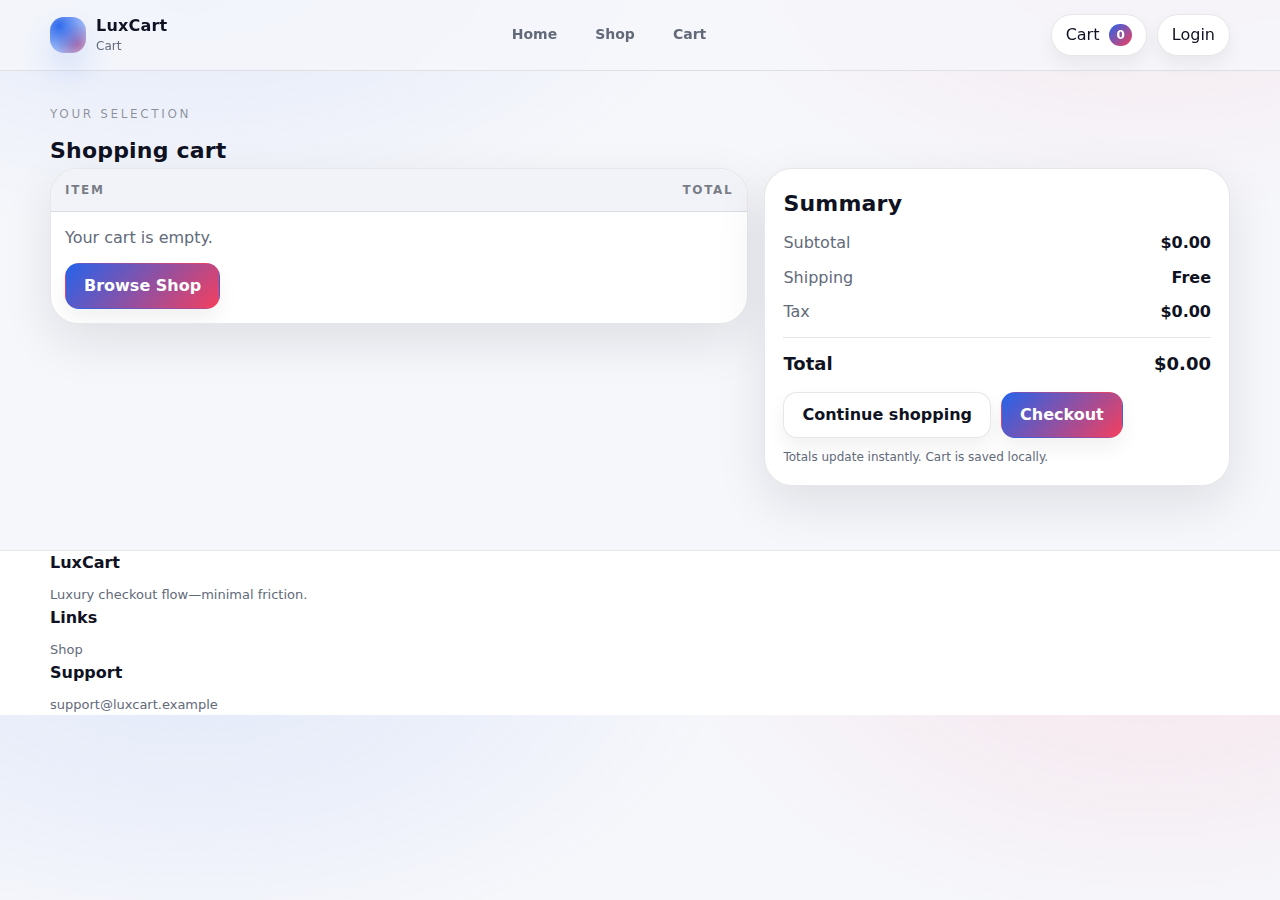
<file: cart.html>
<!doctype html>
<html lang="en">
<head>
  <meta charset="utf-8" />
  <meta name="viewport" content="width=device-width,initial-scale=1" />
  <title>LuxCart — Cart</title>
  <link rel="stylesheet" href="styles.css" />
</head>
<body>
  <!-- NAV -->
  <header class="topbar">
  <div class="container topbar-inner">
    <a class="brand" href="index.html">
      <div class="brand-mark" aria-hidden="true"></div>
      <div>
        <div class="brand-name">LuxCart</div>
        <span class="brand-sub">Cart</span>
      </div>
    </a>

    <nav class="navlinks" aria-label="Primary">
      <a href="index.html">Home</a>
      <a href="shop.html">Shop</a>
      <a href="cart.html">Cart</a>
    </nav>

    <div class="actions">
      <a class="iconbtn" href="cart.html">
        Cart <span class="badge" id="cartBadge">0</span>
      </a>
      <button class="iconbtn" type="button" onclick="alert('Demo login screen.')">
        Login
      </button>
    </div>
  </div>
</header>


  <main class="container section">
    <div class="kicker reveal">Your selection</div>
    <h2 class="reveal">Shopping cart</h2>

    <section class="split">
      <div class="table reveal">
        <div class="table-head">
          <span>Item</span>
          <span>Total</span>
        </div>
        <div id="cartList"></div>
      </div>

      <aside class="panel summary reveal">
        <h2 style="margin:0 0 8px">Summary</h2>
        <div class="line"><span>Subtotal</span> <strong id="sumSubtotal">$0.00</strong></div>
        <div class="line"><span>Shipping</span> <strong id="sumShipping">$0.00</strong></div>
        <div class="line"><span>Tax</span> <strong id="sumTax">$0.00</strong></div>
        <div class="total"><span>Total</span> <strong id="sumTotal">$0.00</strong></div>

        <div style="display:flex; gap:10px; flex-wrap:wrap; margin-top:14px">
          <a class="btn" href="shop.html">Continue shopping</a>
          <a class="btn primary" href="checkout.html">Checkout</a>
        </div>

        <p class="notice">Totals update instantly. Cart is saved locally.</p>
      </aside>
    </section>
  </main>

  <footer class="footer">
    <div class="container footer-grid">
      <div>
        <strong>LuxCart</strong>
        <p>Luxury checkout flow—minimal friction.</p>
      </div>
      <div>
        <strong>Links</strong>
        <p><a href="shop.html">Shop</a></p>
      </div>
      <div>
        <strong>Support</strong>
        <p class="small">support@luxcart.example</p>
      </div>
    </div>
  </footer>

  <script src="app.js"></script>
</body>
</html>
</file>
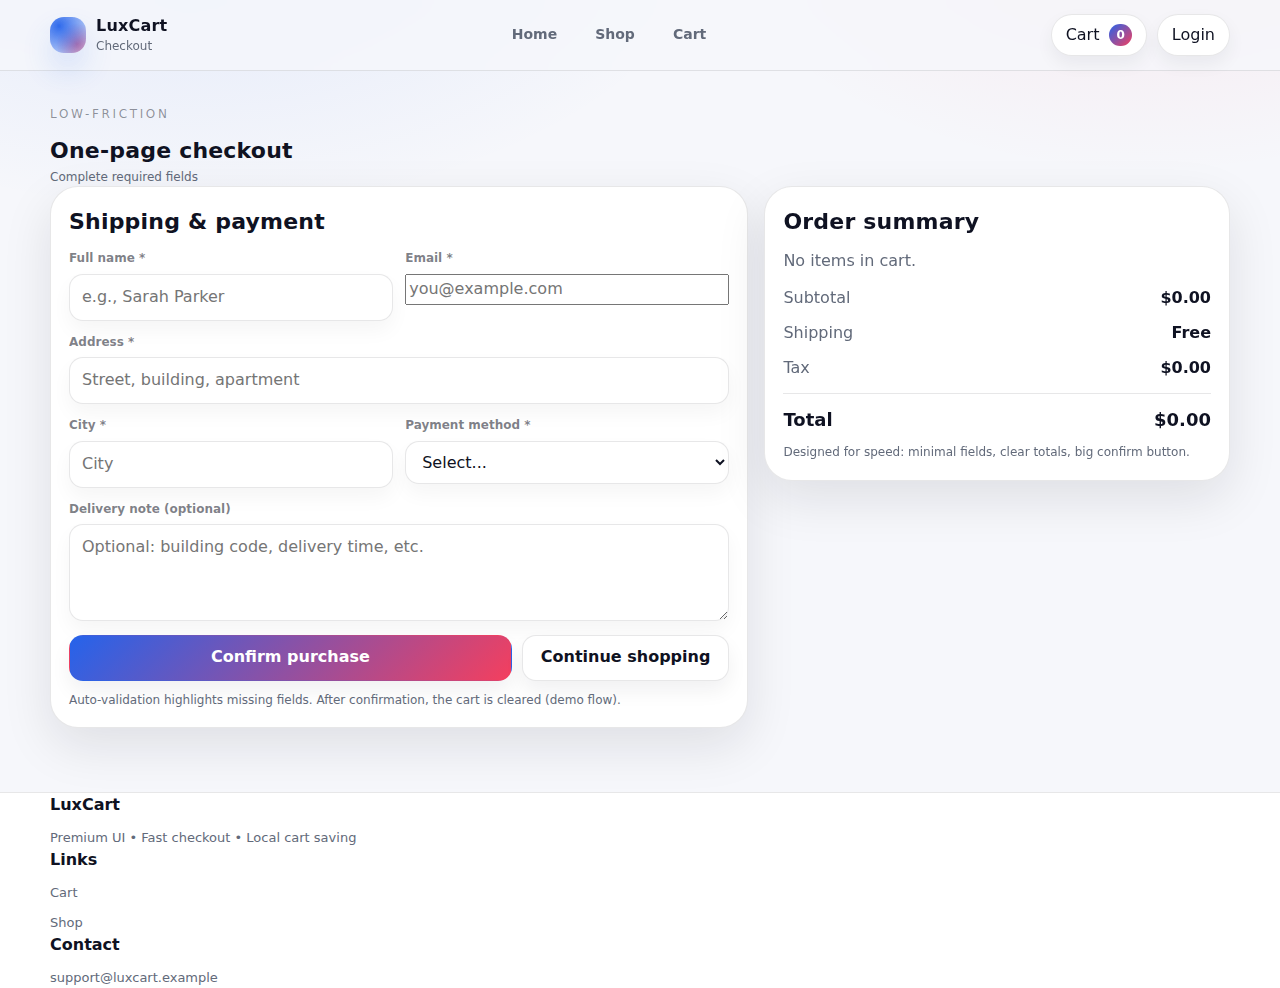
<file: checkout.html>
<!doctype html>
<html lang="en">
<head>
  <meta charset="utf-8" />
  <meta name="viewport" content="width=device-width,initial-scale=1" />
  <title>LuxCart — Checkout</title>
  <link rel="stylesheet" href="styles.css" />
</head>
<body>
  <!-- NAV -->
  <header class="topbar">
  <div class="container topbar-inner">
    <a class="brand" href="index.html">
      <div class="brand-mark" aria-hidden="true"></div>
      <div>
        <div class="brand-name">LuxCart</div>
        <span class="brand-sub">Checkout</span>
      </div>
    </a>

    <nav class="navlinks" aria-label="Primary">
      <a href="index.html">Home</a>
      <a href="shop.html">Shop</a>
      <a href="cart.html">Cart</a>
    </nav>

    <div class="actions">
      <a class="iconbtn" href="cart.html">
        Cart <span class="badge" id="cartBadge">0</span>
      </a>
      <button class="iconbtn" type="button" onclick="alert('Demo login screen.')">
        Login
      </button>
    </div>
  </div>
</header>


  <main class="container section">
    <div class="kicker reveal">Low-friction</div>
    <h2 class="reveal">One-page checkout</h2>

    <div class="progress reveal" aria-label="Checkout progress">
      <div class="step"><i id="progressFill"></i></div>
      <div class="small mono" style="white-space:nowrap">Complete required fields</div>
    </div>

    <section class="split">
      <!-- Form -->
      <form class="panel reveal" id="checkoutForm">
        <h2 style="margin:0 0 10px">Shipping & payment</h2>

        <div class="grid" style="grid-template-columns: 1fr 1fr; gap:12px">
          <div class="field">
            <label for="name">Full name *</label>
            <input id="name" name="name" data-required="true" type="text" placeholder="e.g., Sarah Parker" autocomplete="name" />
          </div>

          <div class="field">
            <label for="email">Email *</label>
            <input id="email" name="email" data-required="true" type="email" placeholder="you@example.com" autocomplete="email" />
          </div>

          <div class="field" style="grid-column: 1 / -1">
            <label for="address">Address *</label>
            <input id="address" name="address" data-required="true" type="text" placeholder="Street, building, apartment" autocomplete="street-address" />
          </div>

          <div class="field">
            <label for="city">City *</label>
            <input id="city" name="city" data-required="true" type="text" placeholder="City" autocomplete="address-level2" />
          </div>

          <div class="field">
            <label for="payment">Payment method *</label>
            <select id="payment" name="payment" data-required="true">
              <option value="">Select...</option>
              <option>Card (Visa / MasterCard)</option>
              <option>Cash on delivery</option>
              <option>Bank transfer</option>
            </select>
          </div>

          <div class="field" style="grid-column: 1 / -1">
            <label for="note">Delivery note (optional)</label>
            <textarea id="note" rows="3" placeholder="Optional: building code, delivery time, etc."></textarea>
          </div>
        </div>

        <div style="margin-top:14px; display:flex; gap:10px; flex-wrap:wrap">
          <button class="btn primary" type="submit" style="flex:1; min-width:220px">Confirm purchase</button>
          <a class="btn" href="shop.html">Continue shopping</a>
        </div>

        <p class="notice">
          Auto-validation highlights missing fields. After confirmation, the cart is cleared (demo flow).
        </p>
      </form>

      <!-- Summary -->
      <aside class="panel summary reveal">
        <h2 style="margin:0 0 10px">Order summary</h2>

        <div id="coItems" style="display:flex; flex-direction:column; gap:8px"></div>

        <div style="margin-top:12px">
          <div class="line"><span>Subtotal</span> <strong id="coSubtotal">$0.00</strong></div>
          <div class="line"><span>Shipping</span> <strong id="coShipping">$0.00</strong></div>
          <div class="line"><span>Tax</span> <strong id="coTax">$0.00</strong></div>
          <div class="total"><span>Total</span> <strong id="coTotal">$0.00</strong></div>
        </div>

        <p class="notice">Designed for speed: minimal fields, clear totals, big confirm button.</p>
      </aside>
    </section>
  </main>

  <footer class="footer">
    <div class="container footer-grid">
      <div>
        <strong>LuxCart</strong>
        <p>Premium UI • Fast checkout • Local cart saving</p>
      </div>
      <div>
        <strong>Links</strong>
        <p><a href="cart.html">Cart</a></p>
        <p><a href="shop.html">Shop</a></p>
      </div>
      <div>
        <strong>Contact</strong>
        <p class="small">support@luxcart.example</p>
      </div>
    </div>
  </footer>

  <script src="app.js"></script>
</body>
</html>
</file>
<file: styles.css>
/* ==============================
   LuxCart V2 — Inspired by refs
   Light + premium + product-first
   No frameworks, responsive
   ============================== */

:root{
  --bg: #f6f7fb;
  --panel: #ffffff;
  --panel2: #f1f3f9;
  --text: #0f1222;
  --muted: #626a7a;
  --stroke: rgba(15,18,34,.10);
  --shadow: 0 18px 50px rgba(15,18,34,.10);
  --shadow2: 0 10px 28px rgba(15,18,34,.08);
  --radius: 18px;
  --radius2: 28px;
  --container: 1180px;

  /* Accent inspired by modern ecommerce (blue/coral/gold) */
  --accent: #2563eb;
  --accent2: #f43f5e;
  --gold: #d8b45c;
  --good: #10b981;

  --ease: cubic-bezier(.2,.85,.2,1);
}

*{box-sizing:border-box}
html{scroll-behavior:smooth}
body{
  margin:0;
  font-family: ui-sans-serif, system-ui, -apple-system, Segoe UI, Roboto, Arial;
  background:
    radial-gradient(900px 520px at 15% -10%, rgba(37,99,235,.10), transparent 60%),
    radial-gradient(780px 520px at 90% -15%, rgba(244,63,94,.10), transparent 62%),
    linear-gradient(#f6f7fb, #f6f7fb);
  color: var(--text);
  line-height:1.55;
}

img{max-width:100%; display:block}
a{color:inherit; text-decoration:none}
button,input,select,textarea{font:inherit}
.container{width:min(var(--container), calc(100% - 40px)); margin-inline:auto}

/* ===== Topbar ===== */
.topbar{
  position:sticky;
  top:0;
  z-index:50;
  background: rgba(246,247,251,.75);
  backdrop-filter: blur(16px);
  border-bottom:1px solid var(--stroke);
}
.topbar-inner{
  display:grid;
  grid-template-columns: auto 1fr auto;
  align-items:center;
  gap:16px;
  padding:14px 0;
}

.brand{
  display:flex; align-items:center; gap:10px;
}
.brand-mark{
  width:36px; height:36px; border-radius:14px;
  background:
    radial-gradient(circle at 25% 25%, rgba(37,99,235,.95), rgba(37,99,235,.15)),
    radial-gradient(circle at 75% 75%, rgba(244,63,94,.70), transparent 55%);
  box-shadow: 0 16px 30px rgba(37,99,235,.16);
}
.brand-name{
  font-weight:800;
  letter-spacing:.2px;
}
.brand-sub{
  display:block;
  font-size:12px;
  color: var(--muted);
  margin-top:-2px;
}

.navlinks{
  display:flex;
  justify-content:center;
  gap:18px;
}
.navlinks a{
  color: var(--muted);
  font-weight:600;
  font-size:14px;
  padding:10px 12px;
  border-radius: 999px;
  transition: background .2s var(--ease), color .2s var(--ease), transform .2s var(--ease);
}
.navlinks a:hover{
  background: rgba(15,18,34,.06);
  color: var(--text);
  transform: translateY(-1px);
}

.actions{
  display:flex; align-items:center; gap:10px;
}
.iconbtn{
  height:42px;
  padding:0 14px;
  border-radius: 999px;
  border:1px solid var(--stroke);
  background: var(--panel);
  box-shadow: 0 8px 18px rgba(15,18,34,.06);
  cursor:pointer;
  display:inline-flex;
  align-items:center;
  gap:10px;
  transition: transform .2s var(--ease), box-shadow .2s var(--ease);
}
.iconbtn:hover{
  transform: translateY(-2px);
  box-shadow: 0 14px 26px rgba(15,18,34,.10);
}
.badge{
  min-width:22px; height:22px;
  padding:0 7px;
  border-radius:999px;
  background: linear-gradient(135deg, var(--accent), var(--accent2));
  color:#fff;
  display:inline-flex;
  align-items:center;
  justify-content:center;
  font-size:12px;
  font-weight:800;
}

/* ===== Sections ===== */
.section{padding:34px 0}
.kicker{
  font-size:12px;
  letter-spacing:.22em;
  text-transform:uppercase;
  color: rgba(15,18,34,.45);
  margin-bottom:10px;
}
h1,h2,h3{margin:0}
h2{font-size:22px; letter-spacing:.2px}
p{margin:0}

/* ===== Hero (inspired by your refs) ===== */
.hero{
  padding:34px 0 18px;
}
.hero-wrap{
  background: var(--panel);
  border:1px solid var(--stroke);
  border-radius: var(--radius2);
  box-shadow: var(--shadow);
  overflow:hidden;
  display:grid;
  grid-template-columns: 1.1fr .9fr;
  align-items:stretch;
  min-height: 420px;
}
.hero-left{
  padding:34px;
  display:flex;
  flex-direction:column;
  justify-content:center;
  gap:16px;
}
.hero-title{
  font-size: clamp(38px, 4vw, 58px);
  line-height:1.06;
}
.hero-title span{
  background: linear-gradient(90deg, var(--accent), var(--accent2));
  -webkit-background-clip:text;
  background-clip:text;
  color:transparent;
}
.hero-sub{
  color: var(--muted);
  max-width: 60ch;
}
.hero-cta{
  display:flex; gap:12px; flex-wrap:wrap;
}
.btn{
  height:46px;
  padding:0 18px;
  border-radius: 14px;
  border:1px solid var(--stroke);
  background: var(--panel);
  cursor:pointer;
  font-weight:700;
  display:inline-flex;
  align-items:center;
  justify-content:center;
  gap:10px;
  transition: transform .2s var(--ease), box-shadow .2s var(--ease);
  box-shadow: 0 10px 20px rgba(15,18,34,.06);
}
.btn:hover{transform: translateY(-2px); box-shadow: 0 16px 28px rgba(15,18,34,.10)}
.btn.primary{
  border-color: transparent;
  background: linear-gradient(135deg, var(--accent), var(--accent2));
  color:#fff;
}
.pills{
  display:flex; gap:10px; flex-wrap:wrap;
}
.pill{
  font-size:13px;
  color: rgba(15,18,34,.70);
  background: rgba(15,18,34,.05);
  border:1px solid rgba(15,18,34,.08);
  padding:10px 12px;
  border-radius: 999px;
}

.hero-right{
  position:relative;
  background:
    radial-gradient(450px 250px at 40% 30%, rgba(37,99,235,.14), transparent 60%),
    radial-gradient(480px 260px at 80% 65%, rgba(244,63,94,.14), transparent 62%),
    linear-gradient(#fafbff, #f3f5fc);
  display:flex;
  align-items:center;
  justify-content:center;
  padding:22px;
  border-left: 1px solid rgba(15,18,34,.06);
}
.hero-product{
  width:min(420px, 100%);
  aspect-ratio: 4/3;
  border-radius: 26px;
  box-shadow: 0 30px 70px rgba(15,18,34,.16);
  object-fit: cover;
  transform: translateY(6px);
  transition: transform .5s var(--ease);
}
.hero-wrap:hover .hero-product{transform: translateY(-2px)}

/* floating price bubble like your refs */
.price-bubble{
  position:absolute;
  top:22px;
  right:26px;
  background: rgba(255,255,255,.85);
  border:1px solid rgba(15,18,34,.10);
  border-radius:999px;
  padding:10px 12px;
  font-weight:900;
  box-shadow: 0 12px 24px rgba(15,18,34,.10);
}
.mini-card{
  position:absolute;
  bottom:22px;
  left:22px;
  background: rgba(255,255,255,.85);
  border:1px solid rgba(15,18,34,.10);
  border-radius: 18px;
  padding:12px 14px;
  box-shadow: 0 14px 26px rgba(15,18,34,.10);
  max-width: 260px;
}
.mini-card b{display:block}
.mini-card span{color: var(--muted); font-size:13px}

/* ===== Category tiles row ===== */
.cat-row{
  display:grid;
  grid-template-columns: repeat(6, 1fr);
  gap:12px;
}
.cat-tile{
  background: var(--panel);
  border:1px solid var(--stroke);
  border-radius: 18px;
  padding:14px;
  box-shadow: var(--shadow2);
  transition: transform .2s var(--ease), box-shadow .2s var(--ease);
  cursor:pointer;
}
.cat-tile:hover{
  transform: translateY(-3px);
  box-shadow: 0 20px 40px rgba(15,18,34,.10);
}
.cat-icon{
  width:44px; height:44px; border-radius: 16px;
  display:flex; align-items:center; justify-content:center;
  font-weight:900;
  color:#fff;
  background: linear-gradient(135deg, var(--accent), var(--accent2));
  margin-bottom:10px;
}
.cat-tile small{color: var(--muted)}
.cat-tile b{display:block}

/* ===== Promo banners (like your examples) ===== */
.promo-grid{
  display:grid;
  grid-template-columns: 1.1fr .9fr;
  gap:14px;
}
.promo{
  border-radius: var(--radius2);
  border:1px solid var(--stroke);
  background: var(--panel);
  box-shadow: var(--shadow);
  overflow:hidden;
  display:grid;
  grid-template-columns: 1fr .9fr;
  align-items:center;
  min-height: 220px;
}
.promo .content{padding:22px}
.promo .content h3{font-size:22px}
.promo .content p{color: var(--muted); margin-top:6px}
.promo .media{
  height:100%;
  background: linear-gradient(135deg, rgba(37,99,235,.16), rgba(244,63,94,.14));
  display:flex; align-items:center; justify-content:center;
  padding:16px;
}
.promo .media img{
  width:100%;
  max-height: 220px;
  object-fit: cover;
  border-radius: 18px;
  box-shadow: 0 18px 40px rgba(15,18,34,.12);
}

/* colored feature tiles (inspired by PHLOX block) */
.tiles{
  display:grid;
  grid-template-columns: repeat(3, 1fr);
  gap:14px;
}
.tile{
  border-radius: 26px;
  padding:18px;
  min-height: 160px;
  color:#fff;
  position:relative;
  overflow:hidden;
  box-shadow: 0 20px 50px rgba(15,18,34,.14);
}
.tile::after{
  content:"";
  position:absolute; inset:-40%;
  background: radial-gradient(circle at 30% 30%, rgba(255,255,255,.25), transparent 40%);
  transform: rotate(12deg);
}
.tile h3{position:relative; z-index:1; font-size:18px}
.tile p{position:relative; z-index:1; opacity:.9; max-width:30ch}
.tile a{position:relative; z-index:1; margin-top:10px; display:inline-flex}
.tile.red{background: linear-gradient(135deg, #ef4444, #fb7185)}
.tile.blue{background: linear-gradient(135deg, #2563eb, #38bdf8)}
.tile.gold{background: linear-gradient(135deg, #f59e0b, #f97316)}

/* ===== Product grid ===== */
.grid{
  display:grid;
  gap:14px;
}
.grid.products{
  grid-template-columns: repeat(4, 1fr);
}
.card{
  background: var(--panel);
  border:1px solid var(--stroke);
  border-radius: 22px;
  overflow:hidden;
  box-shadow: var(--shadow2);
  transition: transform .2s var(--ease), box-shadow .2s var(--ease);
}
.card:hover{
  transform: translateY(-4px);
  box-shadow: 0 26px 60px rgba(15,18,34,.12);
}
.card-media{aspect-ratio: 4/3; overflow:hidden}
.card-media img{
  width:100%; height:100%;
  object-fit: cover;
  transform: scale(1.02);
  transition: transform .55s var(--ease);
}
.card:hover .card-media img{transform: scale(1.08)}
.card-body{padding:14px}
.card-title{font-size:14px; font-weight:800; margin-bottom:6px}
.card-meta{
  display:flex; align-items:center; justify-content:space-between;
  color: var(--muted);
  font-size:13px;
}
.price{font-weight:900; color: var(--text)}
.rating{
  display:inline-flex; align-items:center; gap:6px; white-space:nowrap;
}
.star{
  width:14px; height:14px; display:inline-block;
  background: linear-gradient(135deg, #fbbf24, #f59e0b);
  clip-path: polygon(50% 0%, 61% 35%, 98% 35%, 67% 57%, 79% 91%, 50% 70%, 21% 91%, 33% 57%, 2% 35%, 39% 35%);
}
.card-actions{
  display:flex; gap:10px; margin-top:10px;
}
.smallbtn{
  flex:1;
  height:40px;
  border-radius: 14px;
  border:1px solid var(--stroke);
  background: #fff;
  box-shadow: 0 10px 20px rgba(15,18,34,.05);
  cursor:pointer;
  font-weight:800;
  transition: transform .2s var(--ease), box-shadow .2s var(--ease);
}
.smallbtn:hover{transform: translateY(-2px); box-shadow: 0 16px 28px rgba(15,18,34,.10)}
.smallbtn.primary{
  border-color: transparent;
  background: linear-gradient(135deg, var(--accent), var(--accent2));
  color:#fff;
}

/* ===== Toolbars (shop page) ===== */
.toolbar{
  display:flex;
  gap:12px;
  flex-wrap:wrap;
  align-items:end;
  margin-bottom:14px;
}
.field{
  display:flex; flex-direction:column; gap:6px;
  min-width: 180px;
}
label{font-size:12px; color: rgba(15,18,34,.55); font-weight:700}
select, input[type="text"], input[type="range"], input[type="number"], textarea{
  border:1px solid var(--stroke);
  background: #fff;
  color: var(--text);
  border-radius: 14px;
  padding:10px 12px;
  outline:none;
  box-shadow: 0 10px 20px rgba(15,18,34,.04);
}
.help{font-size:12px; color: var(--muted)}

/* ===== Product detail ===== */
.detail{
  display:grid;
  grid-template-columns: 1.05fr .95fr;
  gap:16px;
  align-items:start;
}
.gallery{
  background: var(--panel);
  border:1px solid var(--stroke);
  border-radius: var(--radius2);
  box-shadow: var(--shadow);
  overflow:hidden;
}
.gallery-main{aspect-ratio: 4/3; overflow:hidden}
.gallery-main img{width:100%; height:100%; object-fit: cover}
.gallery-thumbs{
  display:flex; gap:10px;
  padding:12px;
  background: var(--panel2);
  border-top:1px solid var(--stroke);
}
.thumb{
  width:76px; height:56px;
  border-radius: 14px;
  overflow:hidden;
  border:2px solid transparent;
  cursor:pointer;
  opacity:.85;
  transition: opacity .2s var(--ease), transform .2s var(--ease), border-color .2s var(--ease);
}
.thumb:hover{transform: translateY(-2px); opacity:1}
.thumb.active{opacity:1; border-color: rgba(37,99,235,.55)}
.thumb img{width:100%; height:100%; object-fit: cover}
.panel{
  background: var(--panel);
  border:1px solid var(--stroke);
  border-radius: var(--radius2);
  box-shadow: var(--shadow);
  padding:18px;
}
.panel h1{font-size:26px; line-height:1.2}
.row{display:flex; align-items:center; justify-content:space-between; gap:10px; margin:12px 0}
.qty{
  display:flex; align-items:center; gap:8px;
}
.qty button{
  width:40px; height:40px;
  border-radius: 14px;
  border:1px solid var(--stroke);
  background:#fff;
  cursor:pointer;
  font-weight:900;
  box-shadow: 0 10px 20px rgba(15,18,34,.05);
  transition: transform .2s var(--ease);
}
.qty button:hover{transform: translateY(-2px)}
.qty input{width:70px; text-align:center}

/* ===== Cart / Checkout ===== */
.split{
  display:grid;
  grid-template-columns: 1.2fr .8fr;
  gap:16px;
  align-items:start;
}
.table{
  background: var(--panel);
  border:1px solid var(--stroke);
  border-radius: var(--radius2);
  box-shadow: var(--shadow);
  overflow:hidden;
}
.table-head{
  padding:12px 14px;
  background: var(--panel2);
  border-bottom: 1px solid var(--stroke);
  display:flex;
  justify-content:space-between;
  font-size:12px;
  font-weight:900;
  color: rgba(15,18,34,.55);
  letter-spacing:.14em;
  text-transform:uppercase;
}
.item{
  display:grid;
  grid-template-columns: 90px 1fr auto;
  gap:12px;
  padding:12px 14px;
  border-bottom:1px solid var(--stroke);
}
.item:last-child{border-bottom:none}
.item img{
  width:90px; height:68px;
  border-radius: 18px;
  object-fit: cover;
}
.item h4{margin:0 0 4px; font-size:14px}
.item small{color: var(--muted)}
.item-right{display:flex; flex-direction:column; align-items:flex-end; gap:10px}
.item-actions{display:flex; gap:8px; align-items:center; flex-wrap:wrap; margin-top:10px}
.linkbtn{
  border:none;
  background: rgba(15,18,34,.06);
  padding:10px 12px;
  border-radius: 999px;
  cursor:pointer;
  font-weight:900;
  transition: transform .2s var(--ease);
}
.linkbtn:hover{transform: translateY(-2px)}
.summary{position:sticky; top:92px}
.line{display:flex; justify-content:space-between; color: var(--muted); margin:10px 0}
.line strong{color: var(--text)}
.total{
  border-top:1px solid var(--stroke);
  padding-top:12px;
  margin-top:12px;
  display:flex;
  justify-content:space-between;
  font-size:18px;
  font-weight:900;
}
.notice{font-size:12px; color: var(--muted); margin-top:10px}

/* ===== Footer ===== */
.footer{
  border-top:1px solid var(--stroke);
  background: #fff;
  margin-top: 30px;
}
.footer-inner{
  padding:26px 0;
  display:grid;
  grid-template-columns: 1.2fr .8fr .8fr;
  gap:16px;
}
.footer p{margin:10px 0 0; color: var(--muted); font-size:13px}
.footer a{color: var(--muted)}
.footer a:hover{color: var(--text)}
.small{font-size:12px; color: var(--muted)}

/* ===== Reveal Anim ===== */
.reveal{
  opacity:0;
  transform: translateY(10px);
  transition: opacity .6s var(--ease), transform .6s var(--ease);
}
.reveal.in{opacity:1; transform: translateY(0)}

/* ===== Responsive ===== */
@media (max-width: 980px){
  .hero-wrap{grid-template-columns: 1fr}
  .hero-right{border-left:none; border-top:1px solid rgba(15,18,34,.06)}
  .cat-row{grid-template-columns: repeat(3, 1fr)}
  .promo-grid{grid-template-columns: 1fr}
  .promo{grid-template-columns: 1fr}
  .tiles{grid-template-columns: 1fr}
  .grid.products{grid-template-columns: repeat(2, 1fr)}
  .detail{grid-template-columns: 1fr}
  .split{grid-template-columns: 1fr}
  .summary{position:relative; top:auto}
  .footer-inner{grid-template-columns: 1fr}
}
@media (max-width: 560px){
  .navlinks{display:none}
  .cat-row{grid-template-columns: repeat(2, 1fr)}
  .grid.products{grid-template-columns: 1fr}
  .item{grid-template-columns: 78px 1fr}
  .item-right{grid-column: 1 / -1; align-items:flex-start}
}


/* ---------- FIX: topbar consistency + shop nav ---------- */

/* Make the topbar grid more stable */
.topbar-inner{
  grid-template-columns: 240px 1fr auto;
}

/* Keep nav visible on tablet; only hide on very small screens */
@media (max-width: 560px){
  .navlinks{ display:none; }
}

/* On medium screens, allow wrap instead of squeezing */
@media (max-width: 900px){
  .topbar-inner{
    grid-template-columns: auto 1fr;
    grid-auto-rows: auto;
  }
  .actions{
    justify-content:flex-end;
  }
  .navlinks{
    grid-column: 1 / -1;
    justify-content:flex-start;
    flex-wrap:wrap;
    padding-bottom:6px;
  }
}

/* Ensure topbar buttons always readable */
.iconbtn{
  color: var(--text);
}
.iconbtn:hover{
  color: var(--text);
}

/* ---------- FIX: button text visibility on colored tiles ---------- */

.tile .btn{
  color: #111827;          /* dark readable text */
  background: rgba(255,255,255,.92);
  border-color: rgba(255,255,255,.70);
  box-shadow: 0 14px 30px rgba(0,0,0,.10);
}
.tile .btn:hover{
  background: #fff;
}

/* Also ensure small white buttons on promo cards have readable text */
.smallbtn{
  color: var(--text);
}

/* thumbs always look good even with fallback */
.thumb img{
  background: linear-gradient(135deg, #eef2ff, #fff1f2);
}

/* ===== HARD FIX: topbar broken layout (force flex) ===== */

/* If the layout wrapper isn't matching, this still forces a proper topbar */
.topbar .container{
  display:flex !important;
  align-items:center !important;
  justify-content:space-between !important;
  gap:14px !important;
  padding:14px 0 !important;
  flex-wrap:wrap !important;
}

/* center nav when there is space */
.topbar .navlinks{
  display:flex !important;
  gap:14px !important;
  justify-content:center !important;
  align-items:center !important;
  flex: 1 1 auto !important;
  min-width: 240px;
}

/* actions stay on the right */
.topbar .actions{
  display:flex !important;
  gap:10px !important;
  align-items:center !important;
  justify-content:flex-end !important;
  flex: 0 0 auto !important;
}

/* brand stays on the left */
.topbar .brand{
  flex: 0 0 auto !important;
}

/* mobile behavior */
@media (max-width: 560px){
  .topbar .navlinks{ display:none !important; }
  .topbar .container{ justify-content:space-between !important; }
}

/* SAFETY: if any page misses grid rules, keep header aligned */
.topbar .topbar-inner{
  display:grid;
  grid-template-columns: auto 1fr auto;
  align-items:center;
  gap:16px;
}

@media (max-width: 900px){
  .topbar .topbar-inner{
    grid-template-columns: auto auto;
  }
  .topbar .navlinks{
    grid-column: 1 / -1;
    justify-content:flex-start;
    flex-wrap:wrap;
  }
}
@media (max-width: 560px){
  .topbar .navlinks{ display:none; }
}
</file>
